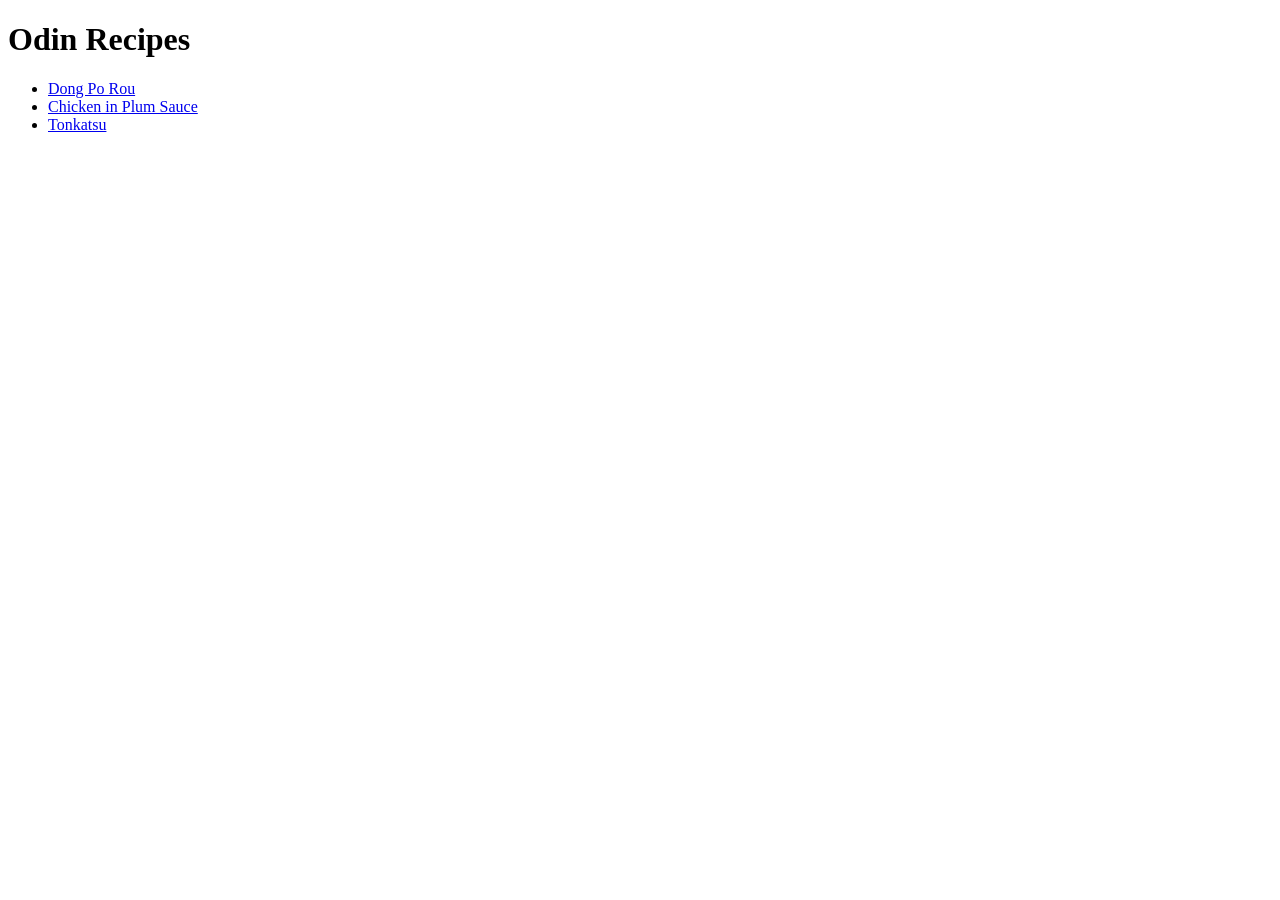
<file: index.html>
<!DOCTYPE html>
<html lang="en">
    <head>
        <meta charset="UTF-8">
        <meta name="viewport" content="width=device-width, initial-scale=1.0">
        <title>Odin Recipes</title>
    </head>
    <body>
        <h1>Odin Recipes</h1>
        <ul>
            <li><a href="./recipes/dongporou.html" target="_blank" rel="noopener noreferrer">Dong Po Rou</a></li>
            <li><a href="./recipes/chickenplumsauce.html" target="_blank" rel="noopener noreferrer">Chicken in Plum Sauce</a></li>
            <li><a href="./recipes/tonkatsu.html" target="_blank" rel="noopener noreferrer">Tonkatsu</a></li>
        </ul>
    </body>
</html>
</file>
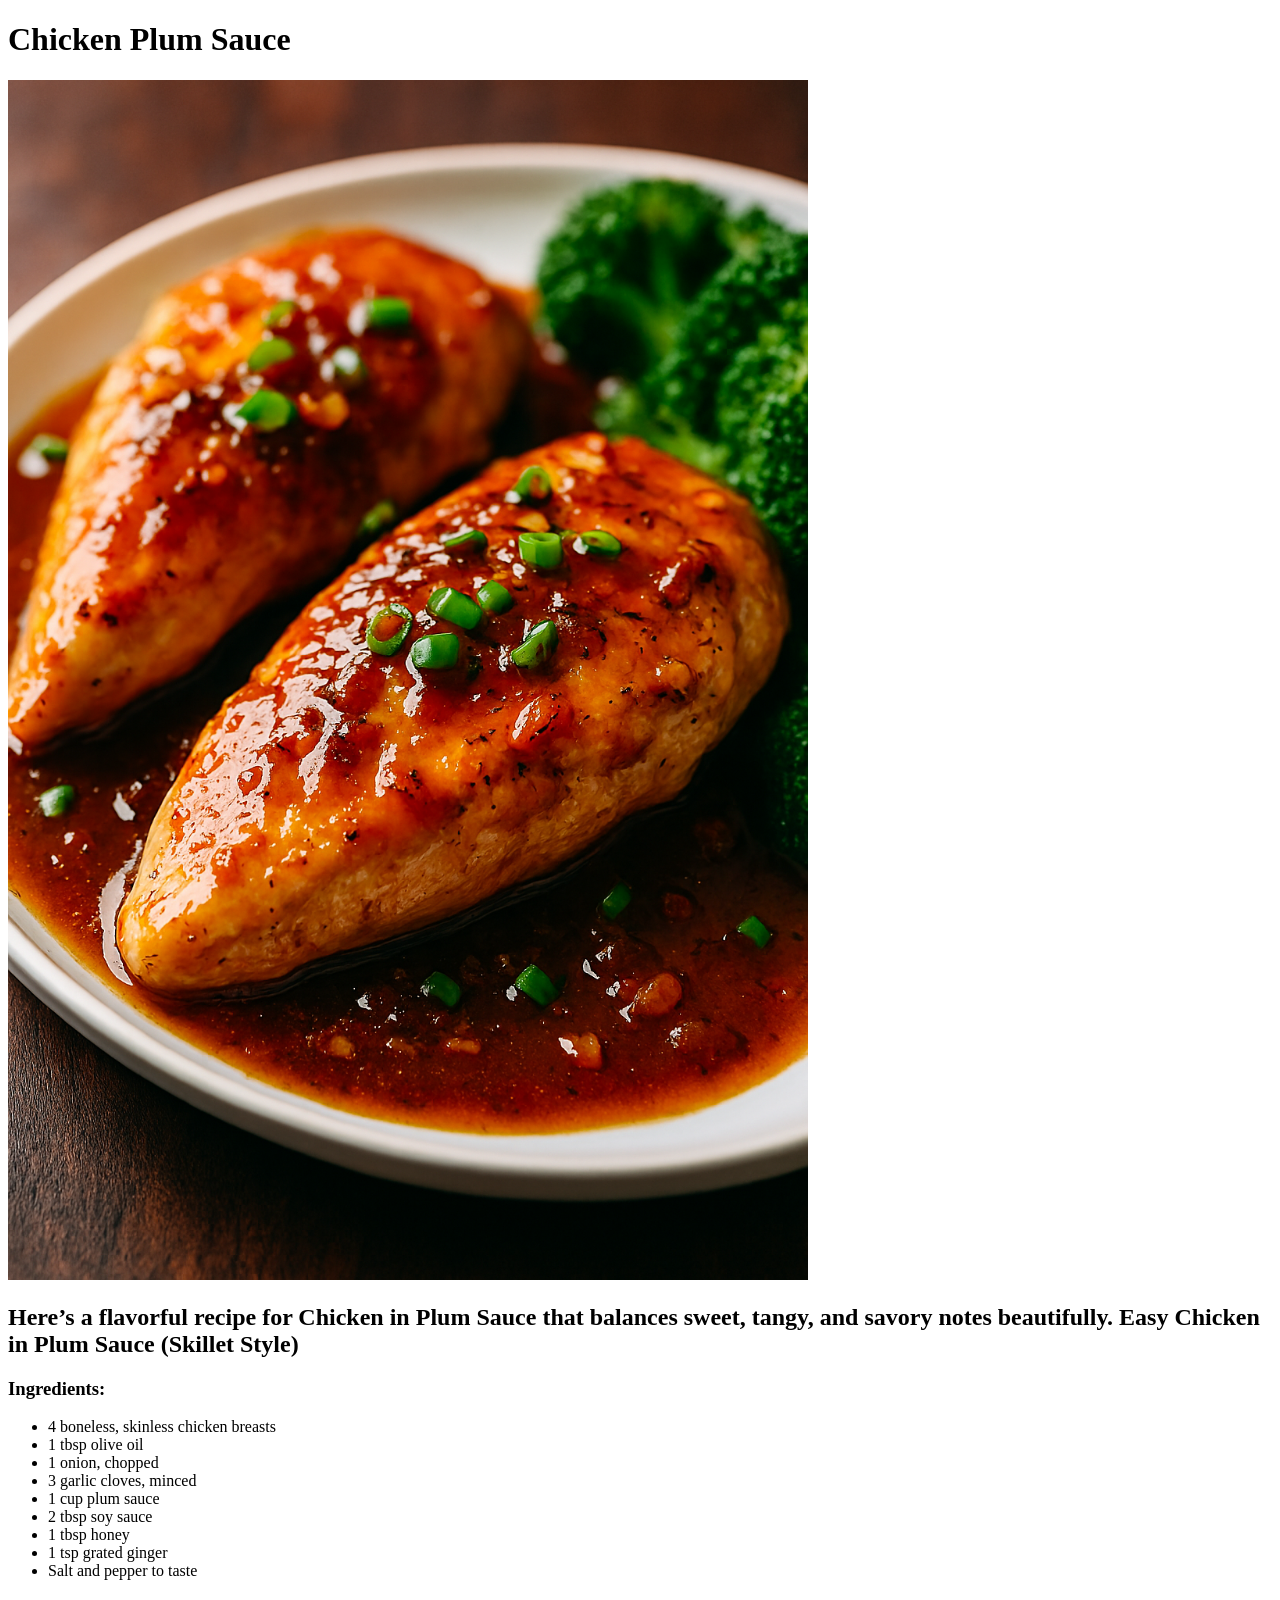
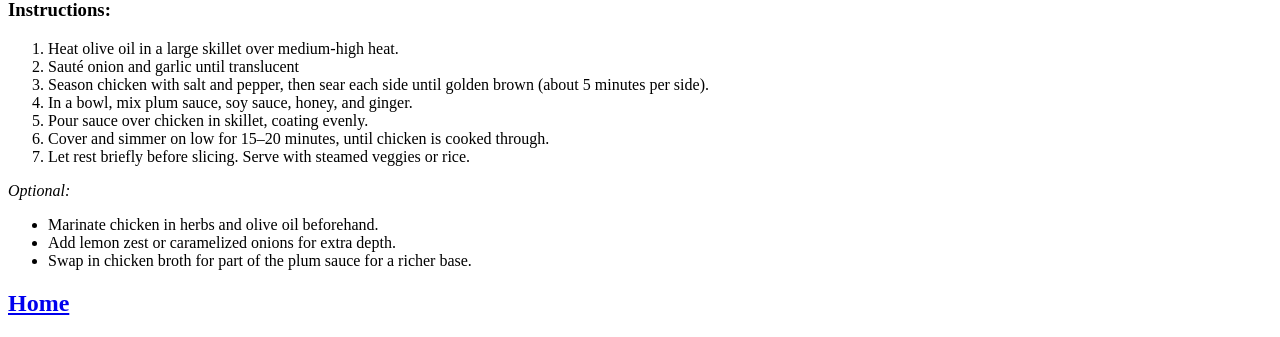
<file: recipes/chickenplumsauce.html>
<!DOCTYPE html>
<html lang="en">
<head>
    <meta charset="UTF-8">
    <meta name="viewport" content="width=device-width, initial-scale=1.0">
    <title>Chicken Plum Sauce Recipe</title>
</head>
<body>
    <h1>Chicken Plum Sauce</h1>

    <img src="../images/chickenplumsauce.png" alt="delicous photo of chicken plum sauce" width="800">

    <h2>Here’s a flavorful recipe for Chicken in Plum Sauce that balances sweet, tangy, and savory notes beautifully. Easy Chicken in Plum Sauce (Skillet Style)</h2>

    <h3>Ingredients:</h3>
        <ul>
            <li>4 boneless, skinless chicken breasts</li>
            <li>1 tbsp olive oil</li>
            <li>1 onion, chopped</li>
            <li>3 garlic cloves, minced</li>
            <li>1 cup plum sauce</li>
            <li>2 tbsp soy sauce</li>
            <li>1 tbsp honey</li>
            <li>1 tsp grated ginger</li>
            <li>Salt and pepper to taste</li>
        </ul>

    <h3>Instructions:</h3>
        <ol>
            <li>Heat olive oil in a large skillet over medium-high heat.</li>
            <li>Sauté onion and garlic until translucent</li>
            <li>Season chicken with salt and pepper, then sear each side until golden brown (about 5 minutes per side).</li>
            <li> In a bowl, mix plum sauce, soy sauce, honey, and ginger.</li>
            <li>Pour sauce over chicken in skillet, coating evenly.</li>
            <li>Cover and simmer on low for 15–20 minutes, until chicken is cooked through.</li>
            <li>Let rest briefly before slicing. Serve with steamed veggies or rice.</li>
        </ol>
        <p><i>Optional:</i></p>
        <ul>
            <li>Marinate chicken in herbs and olive oil beforehand.</li>
            <li> Add lemon zest or caramelized onions for extra depth.</li>
            <li>Swap in chicken broth for part of the plum sauce for a richer base.</li>
        </ul>

    <h2><a href="../index.html">Home</a></h2>
</body>
</html>
</file>
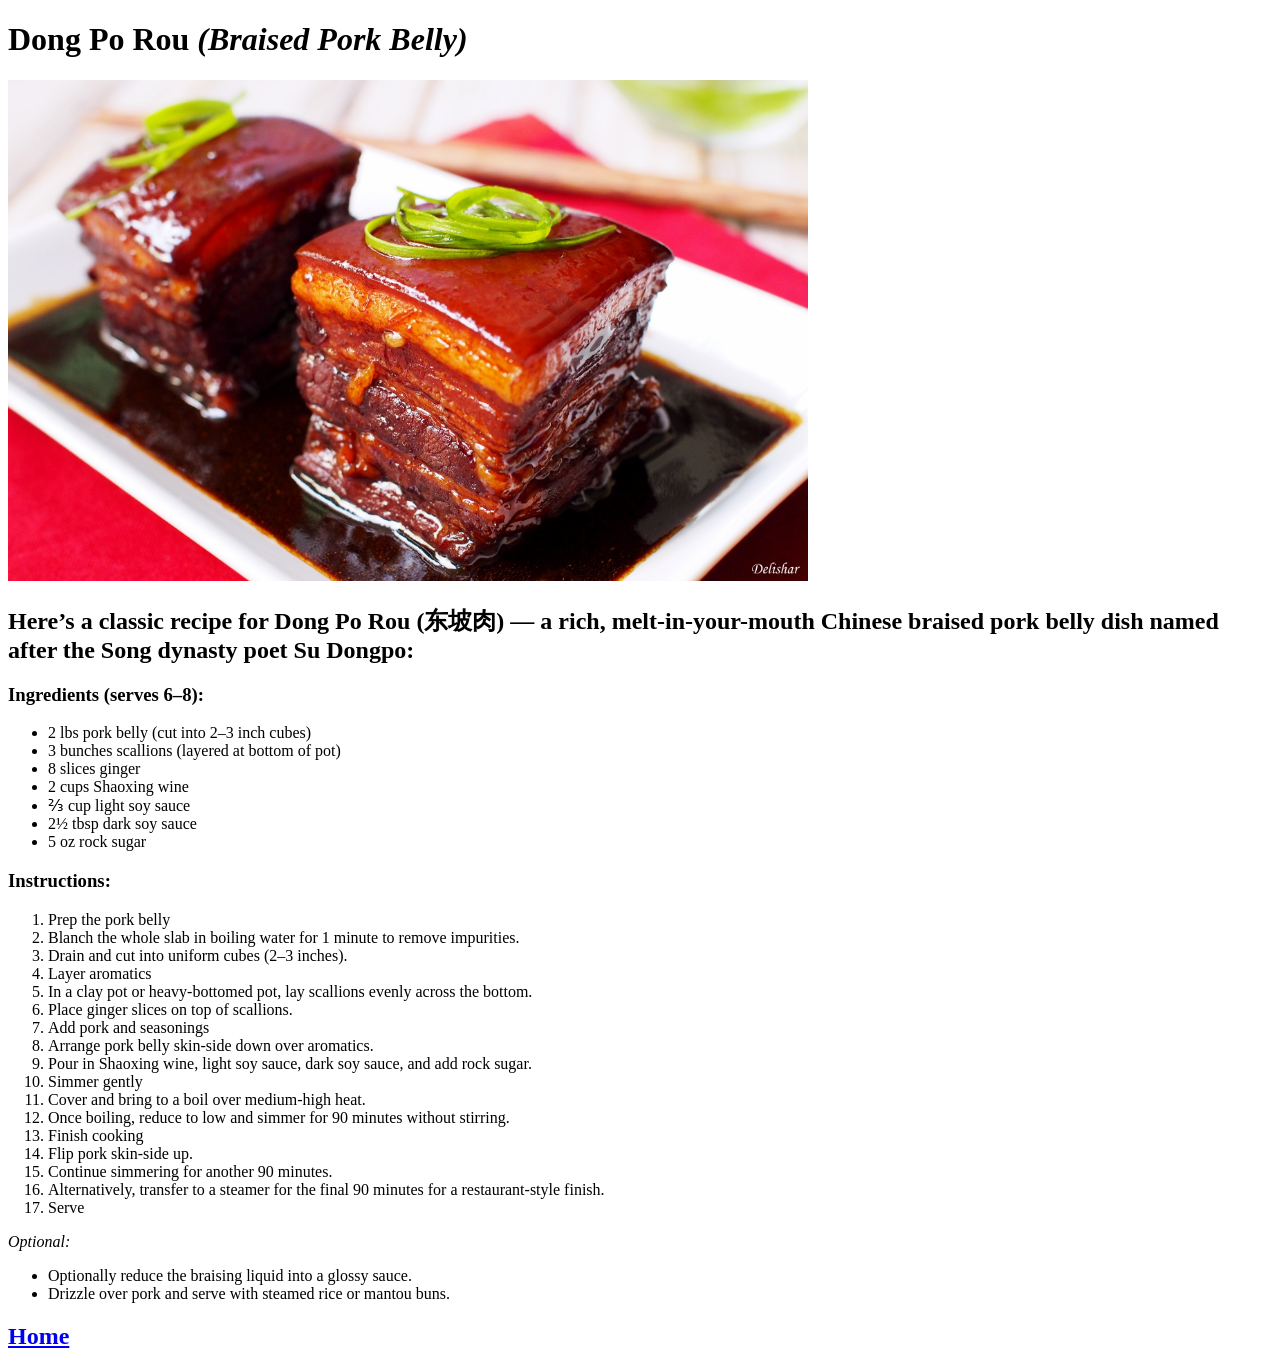
<file: recipes/dongporou.html>
<!DOCTYPE html>
<html lang="en">
<head>
    <meta charset="UTF-8">
    <meta name="viewport" content="width=device-width, initial-scale=1.0">
    <title>Dong Po Rou Recipe</title>
</head>

<body>
    <h1>Dong Po Rou <i>(Braised Pork Belly)</i></h1>

    <img src="../images/dongporou.png" alt="delicous picture of dong po rou" width="800">

    <h2>Here’s a classic recipe for Dong Po Rou (东坡肉) — a rich, melt-in-your-mouth Chinese braised pork belly dish named after the Song dynasty poet Su Dongpo:</h2>
    
    <h3> Ingredients (serves 6–8):</h3>
        <ul>
            <li>2 lbs pork belly (cut into 2–3 inch cubes)</li>
            <li>3 bunches scallions (layered at bottom of pot)</li>
            <li>8 slices ginger</li>
            <li>2 cups Shaoxing wine</li>
            <li>⅔ cup light soy sauce</li>
            <li>2½ tbsp dark soy sauce</li>
            <li>5 oz rock sugar</li>
        </ul>

    <h3>Instructions:</h3>
        <ol>
            <li>Prep the pork belly</li>
            <li> Blanch the whole slab in boiling water for 1 minute to remove impurities.</li>
            <li>Drain and cut into uniform cubes (2–3 inches).</li>
            <li>Layer aromatics</li>
            <li>In a clay pot or heavy-bottomed pot, lay scallions evenly across the bottom.</li>
            <li>Place ginger slices on top of scallions.</li>
            <li>Add pork and seasonings</li>
            <li>Arrange pork belly skin-side down over aromatics.</li>
            <li> Pour in Shaoxing wine, light soy sauce, dark soy sauce, and add rock sugar.</li>
            <li>Simmer gently</li>
            <li>Cover and bring to a boil over medium-high heat.</li>
            <li>Once boiling, reduce to low and simmer for 90 minutes without stirring.</li>
            <li>Finish cooking</li>
            <li>Flip pork skin-side up.</li>
            <li>Continue simmering for another 90 minutes.</li>
            <li>Alternatively, transfer to a steamer for the final 90 minutes for a restaurant-style finish.</li>
            <li>Serve</li>
        </ol>
        <p><i>Optional:</i></p>
        <ul>
            <li>Optionally reduce the braising liquid into a glossy sauce.</li>
            <li>Drizzle over pork and serve with steamed rice or mantou buns.</li>
        </ul>
    
    <h2><a href="../index.html">Home</a></h2>

</body>
</html>
</file>
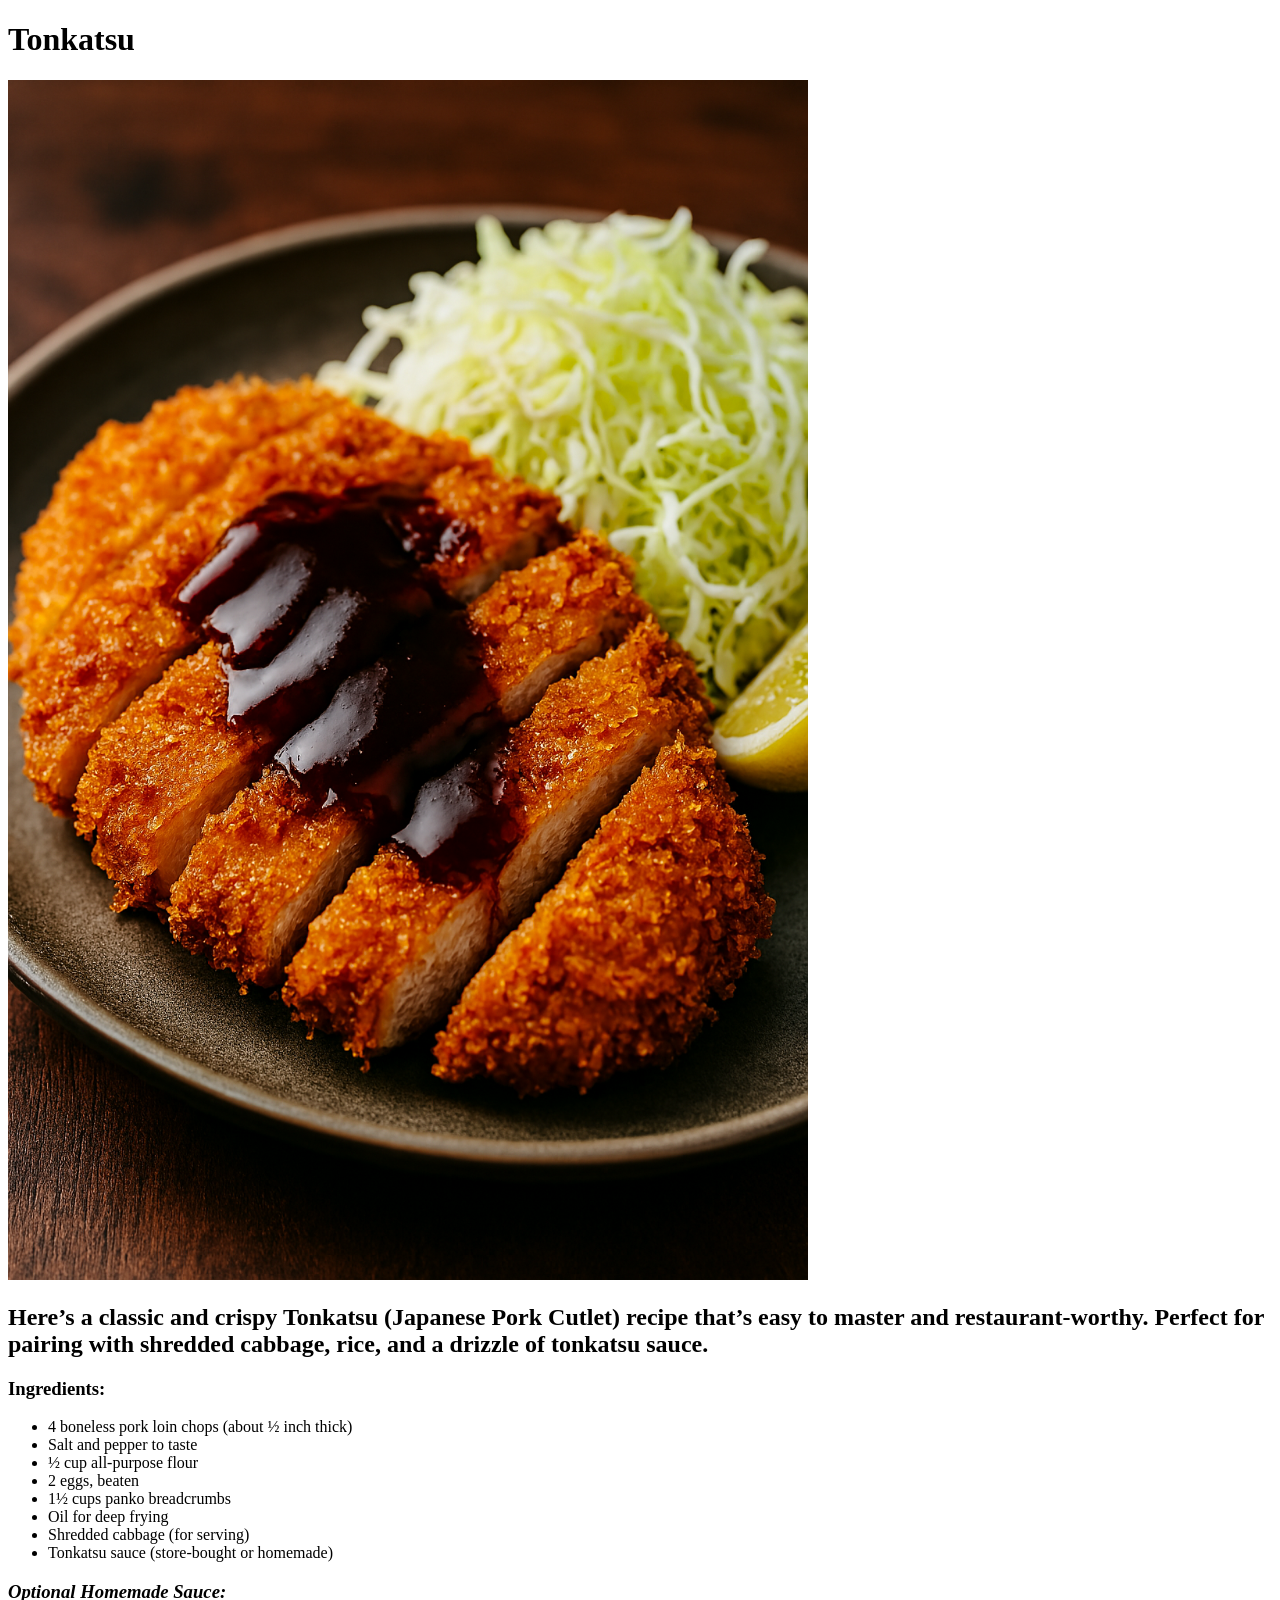
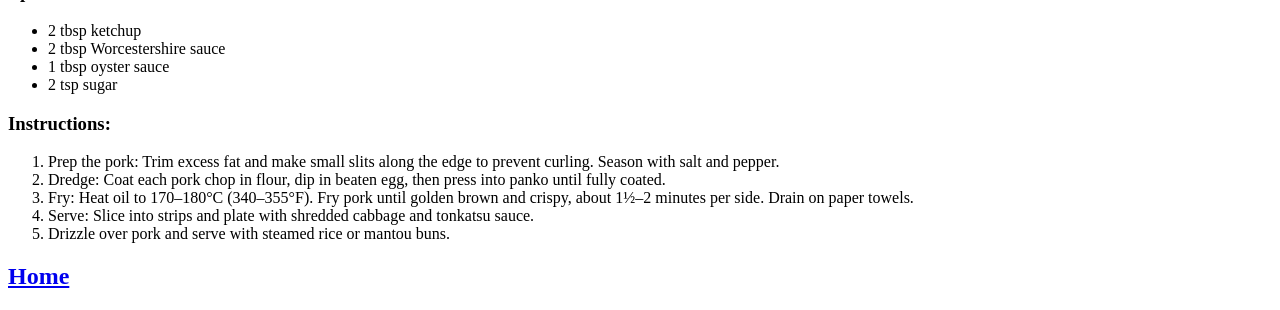
<file: recipes/tonkatsu.html>
<!DOCTYPE html>
<html lang="en">
<head>
    <meta charset="UTF-8">
    <meta name="viewport" content="width=device-width, initial-scale=1.0">
    <title>Tonkatsu Recipe</title>
</head>
<body>
    <h1>Tonkatsu</h1>

    <img src="../images/tonkatsu.png" alt="deliciously plated tonkatsu" width="800">

    <h2>Here’s a classic and crispy Tonkatsu (Japanese Pork Cutlet) recipe that’s easy to master and restaurant-worthy.  Perfect for pairing with shredded cabbage, rice, and a drizzle of tonkatsu sauce.</h2>

    <h3>Ingredients:</h3>
        <ul>
            <li>4 boneless pork loin chops (about ½ inch thick)</li>
            <li>Salt and pepper to taste</li>
            <li>½ cup all-purpose flour</li>
            <li>2 eggs, beaten</li>
            <li>1½ cups panko breadcrumbs</li>
            <li>Oil for deep frying</li>
            <li>Shredded cabbage (for serving)</li>
            <li>Tonkatsu sauce (store-bought or homemade)</li>
        </ul>

    <h3><i>Optional Homemade Sauce:</i></h3>
        <ul>
            <li>2 tbsp ketchup</li>
            <li>2 tbsp Worcestershire sauce</li>
            <li>1 tbsp oyster sauce</li>
            <li>2 tsp sugar</li>
        </ul>
    
    <h3>Instructions:</h3>
        <ol>
            <li>Prep the pork: Trim excess fat and make small slits along the edge to prevent curling. Season with salt and pepper.</li>
            <li>Dredge: Coat each pork chop in flour, dip in beaten egg, then press into panko until fully coated.</li>
            <li>Fry: Heat oil to 170–180°C (340–355°F). Fry pork until golden brown and crispy, about 1½–2 minutes per side. Drain on paper towels.</li>
            <li>Serve: Slice into strips and plate with shredded cabbage and tonkatsu sauce.</li>
            <li>Drizzle over pork and serve with steamed rice or mantou buns.</li>
        </ol>
    
    <h2><a href="../index.html">Home</a></h2>
</body>
</html>
</file>
